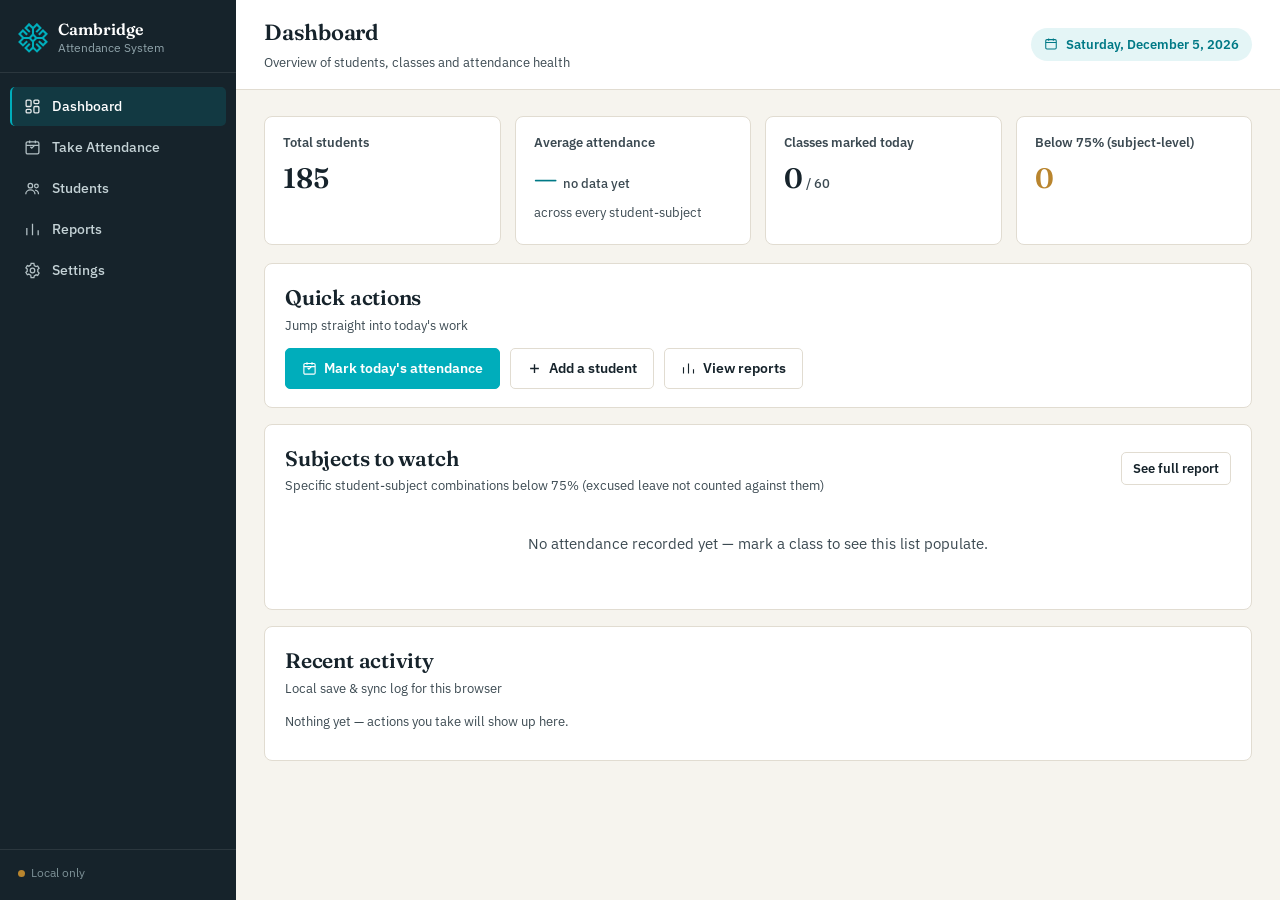
<file: index.html>
<!DOCTYPE html>
<html lang="en">
<head>
<meta charset="UTF-8">
<meta name="viewport" content="width=device-width, initial-scale=1.0">
<title>Dashboard · Cambridge Attendance</title>
<link rel="icon" href="assets/img/favicon.svg" type="image/svg+xml">
<link rel="stylesheet" href="assets/css/style.css">
</head>
<body>
<div id="app-shell"></div>
<script src="assets/js/core.js"></script>
<script src="assets/js/profile.js"></script>
<script src="assets/js/dashboard.js"></script>
</body>
</html>
</file>
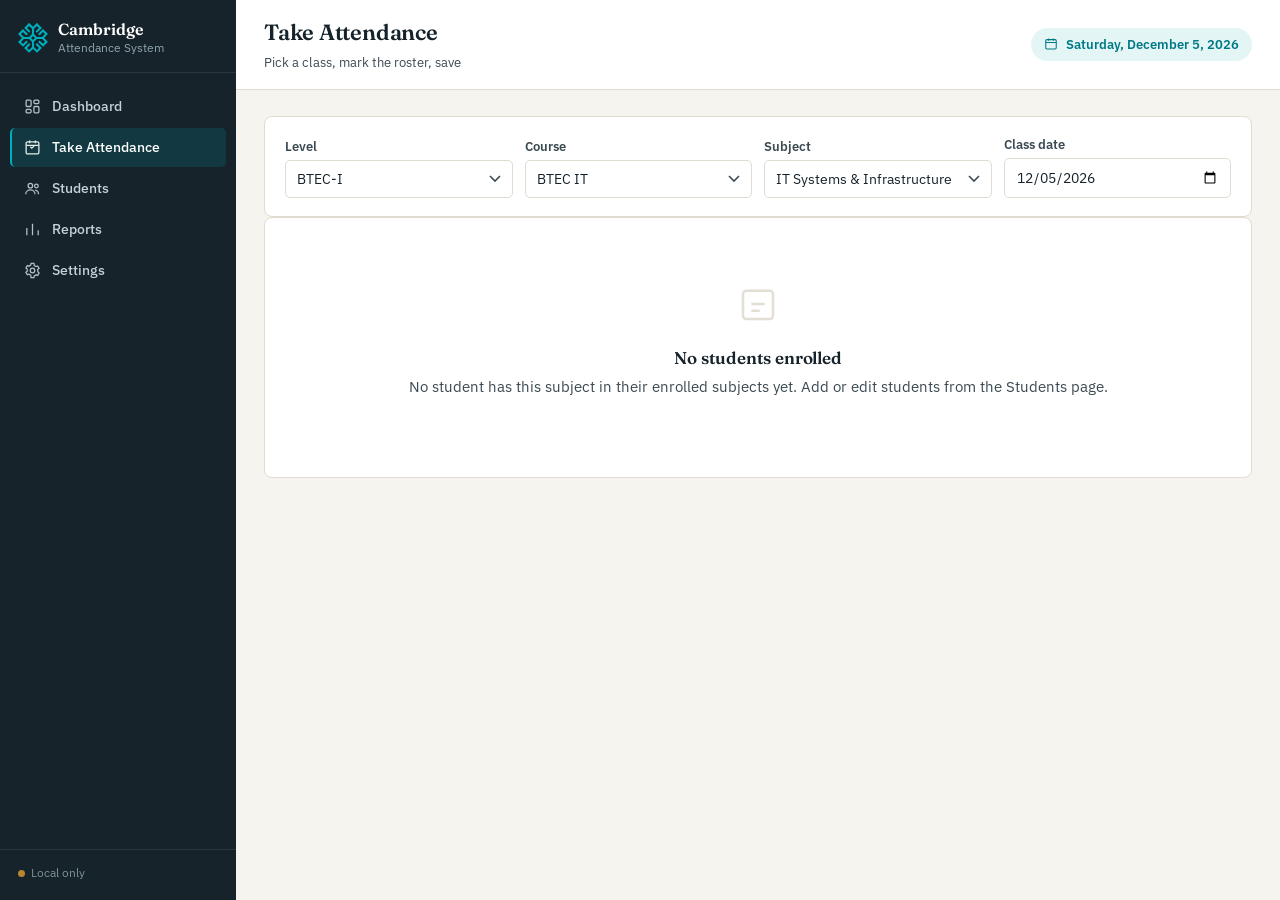
<file: attendance.html>
<!DOCTYPE html>
<html lang="en">
<head>
<meta charset="UTF-8">
<meta name="viewport" content="width=device-width, initial-scale=1.0">
<title>Take Attendance · Cambridge Attendance</title>
<link rel="icon" href="assets/img/favicon.svg" type="image/svg+xml">
<link rel="stylesheet" href="assets/css/style.css">
</head>
<body>
<div id="app-shell"></div>
<script src="assets/js/core.js"></script>
<script src="assets/js/profile.js"></script>
<script src="assets/js/attendance.js"></script>
</body>
</html>
</file>
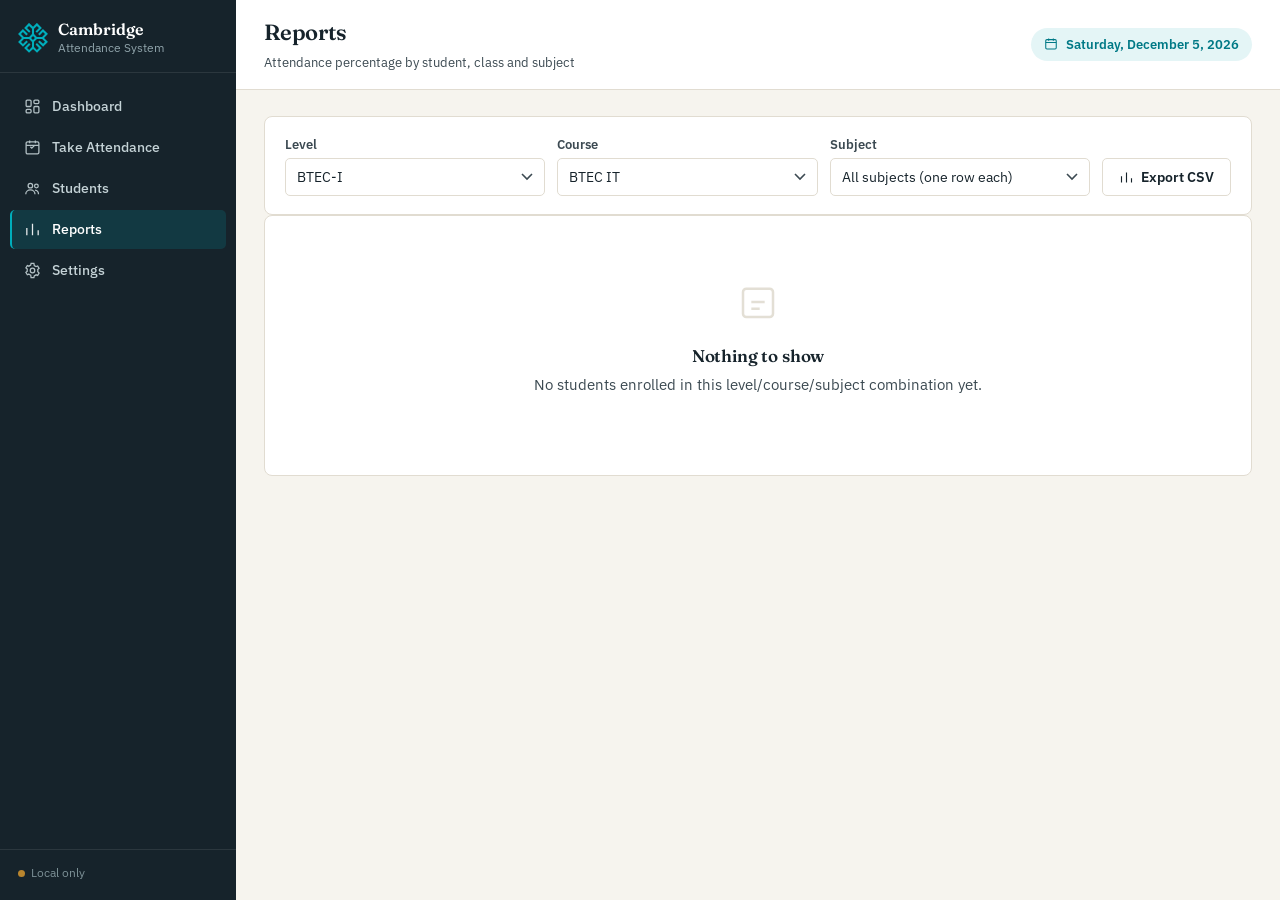
<file: reports.html>
<!DOCTYPE html>
<html lang="en">
<head>
<meta charset="UTF-8">
<meta name="viewport" content="width=device-width, initial-scale=1.0">
<title>Reports · Cambridge Attendance</title>
<link rel="icon" href="assets/img/favicon.svg" type="image/svg+xml">
<link rel="stylesheet" href="assets/css/style.css">
</head>
<body>
<div id="app-shell"></div>
<script src="assets/js/core.js"></script>
<script src="assets/js/profile.js"></script>
<script src="assets/js/reports.js"></script>
</body>
</html>
</file>
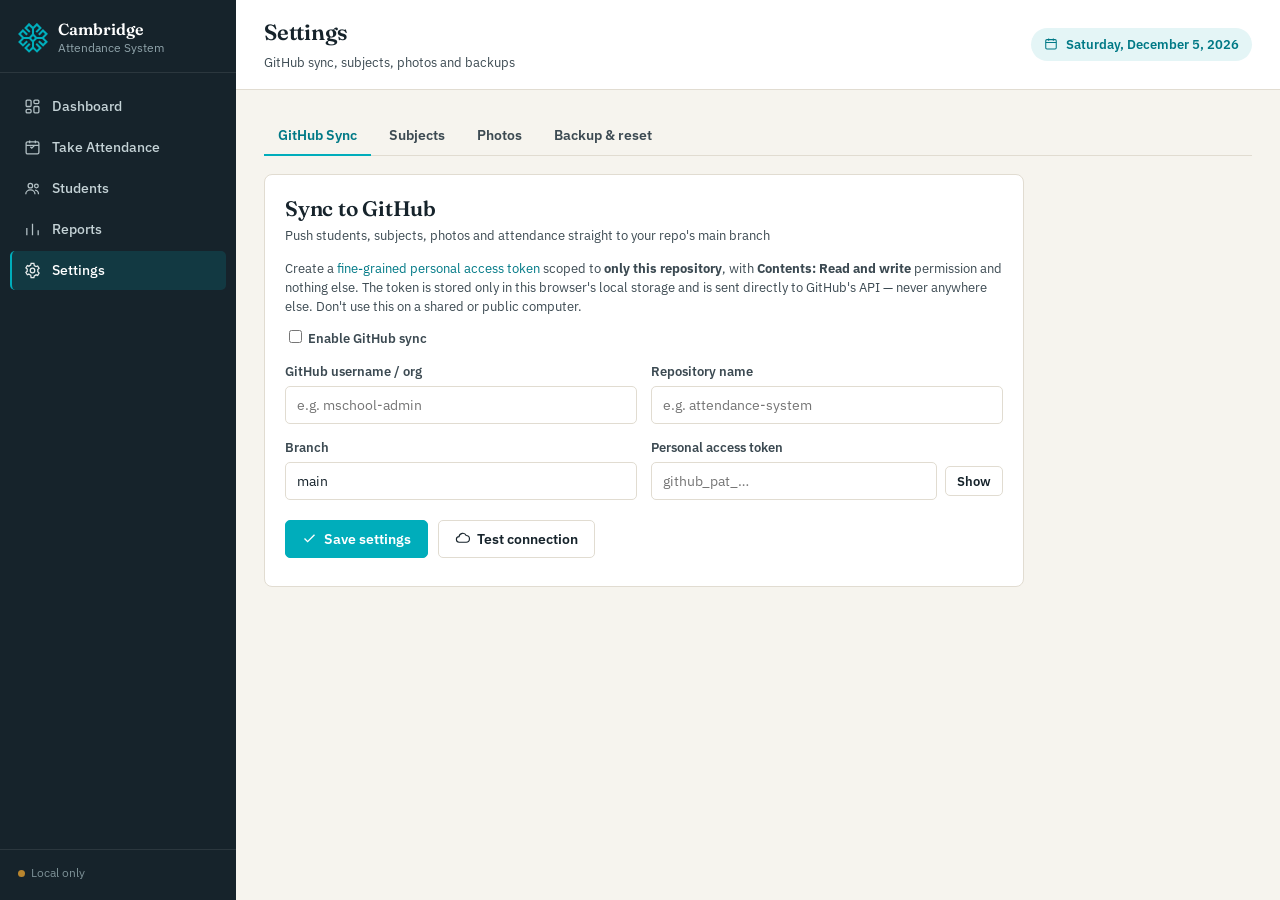
<file: settings.html>
<!DOCTYPE html>
<html lang="en">
<head>
<meta charset="UTF-8">
<meta name="viewport" content="width=device-width, initial-scale=1.0">
<title>Settings · Cambridge Attendance</title>
<link rel="icon" href="assets/img/favicon.svg" type="image/svg+xml">
<link rel="stylesheet" href="assets/css/style.css">
</head>
<body>
<div id="app-shell"></div>
<script src="assets/js/core.js"></script>
<script src="assets/js/settings.js"></script>
</body>
</html>
</file>
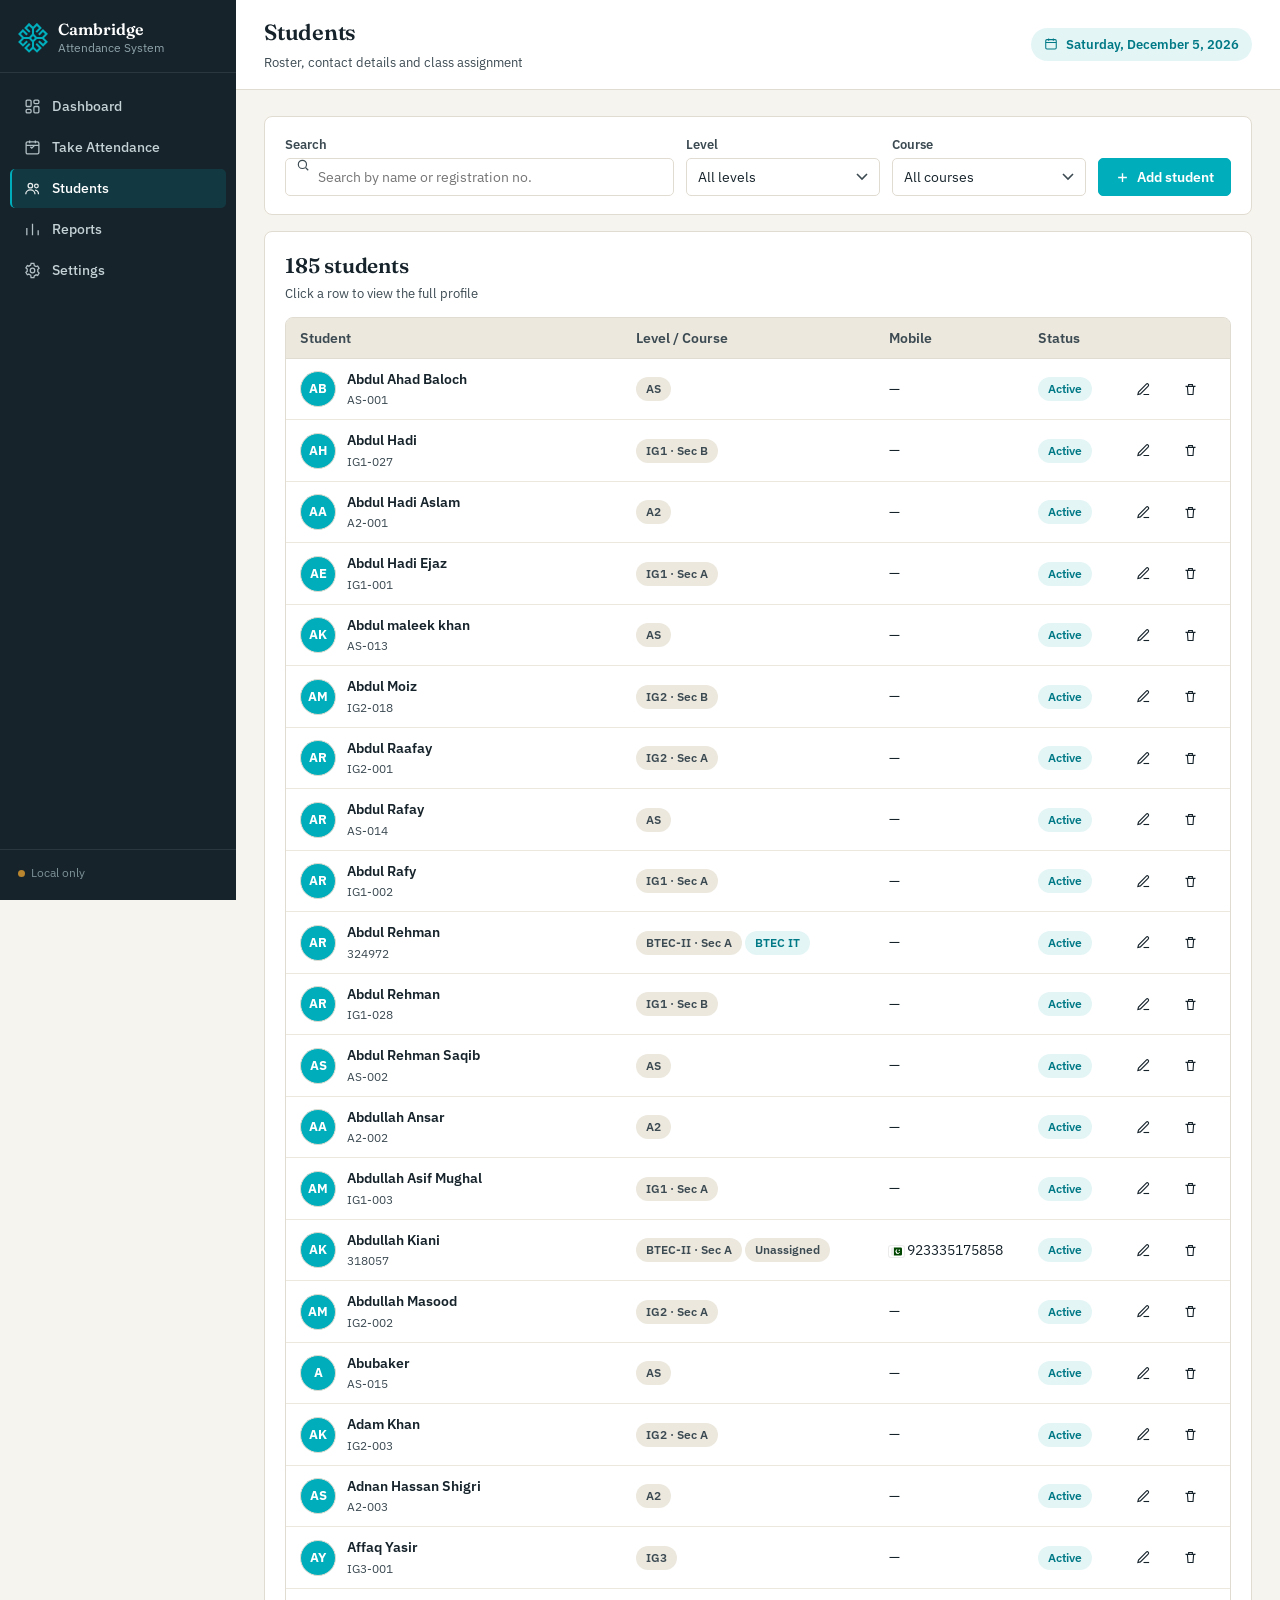
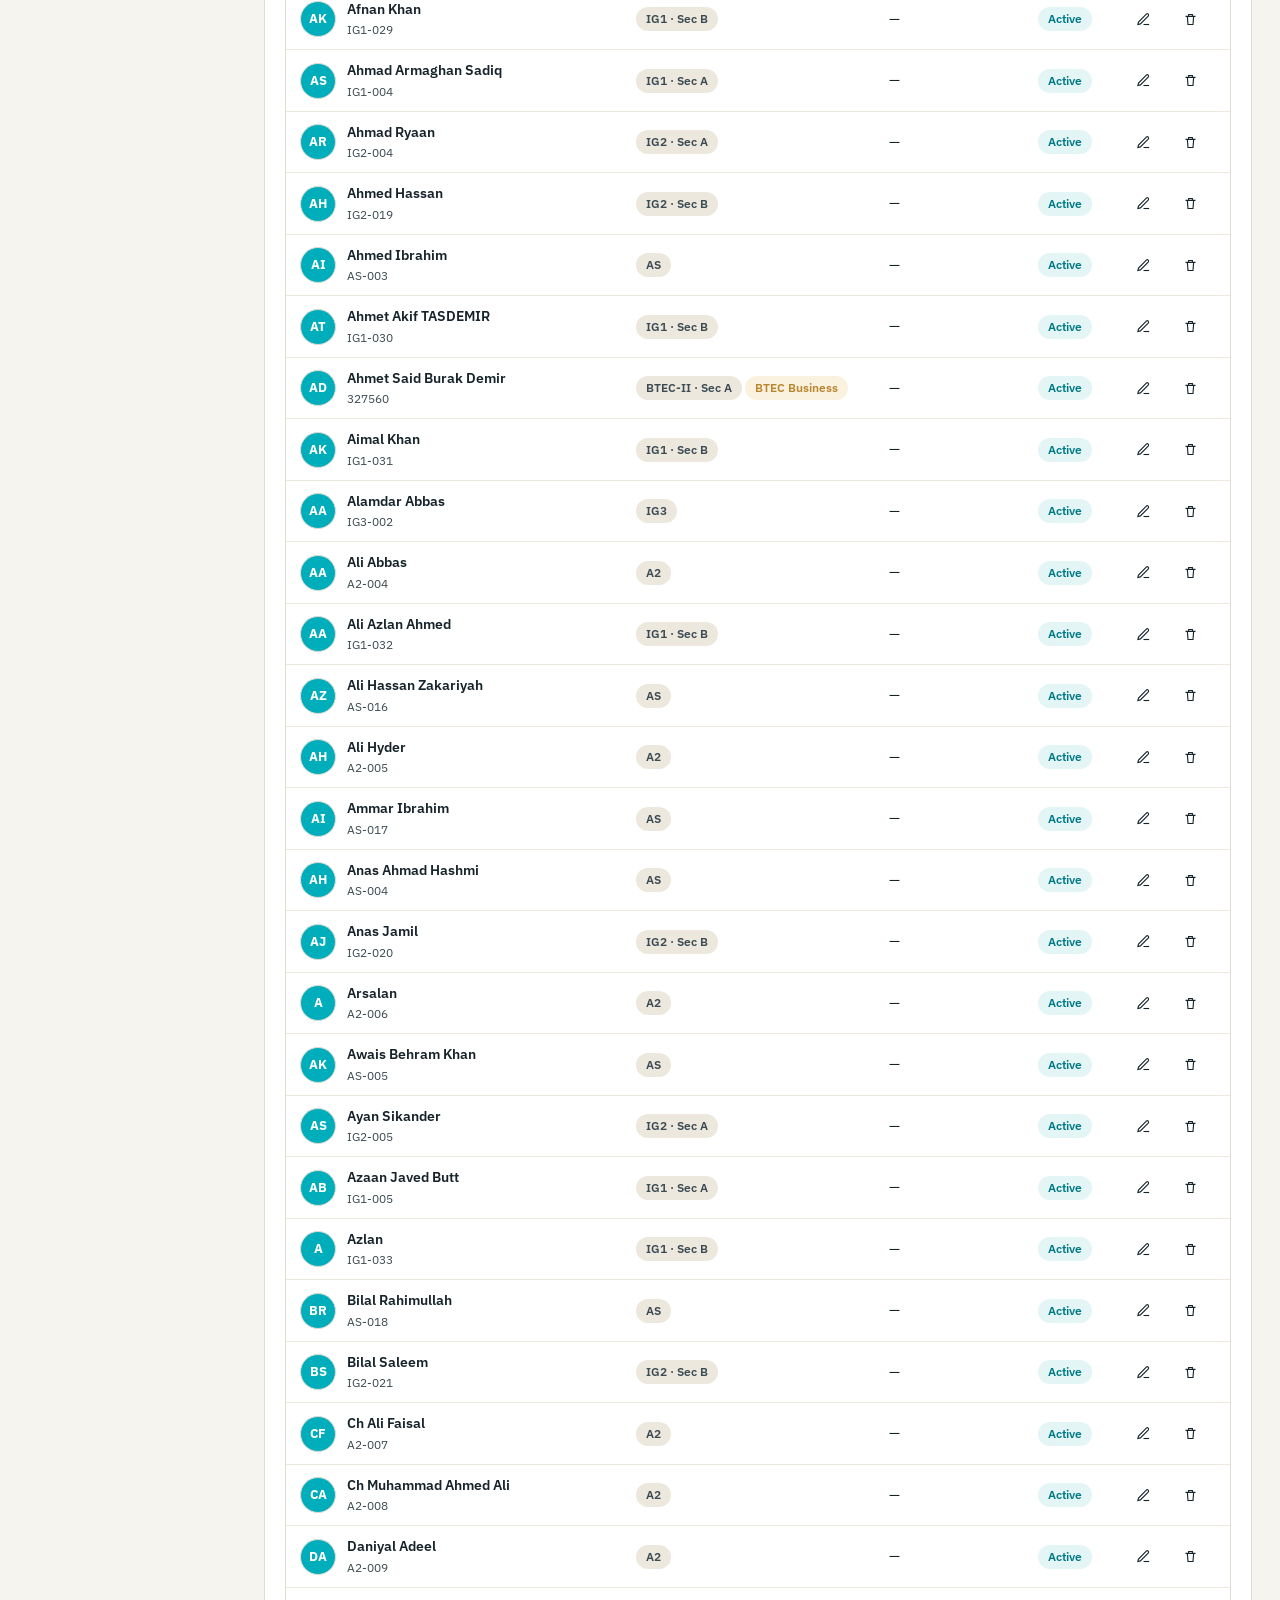
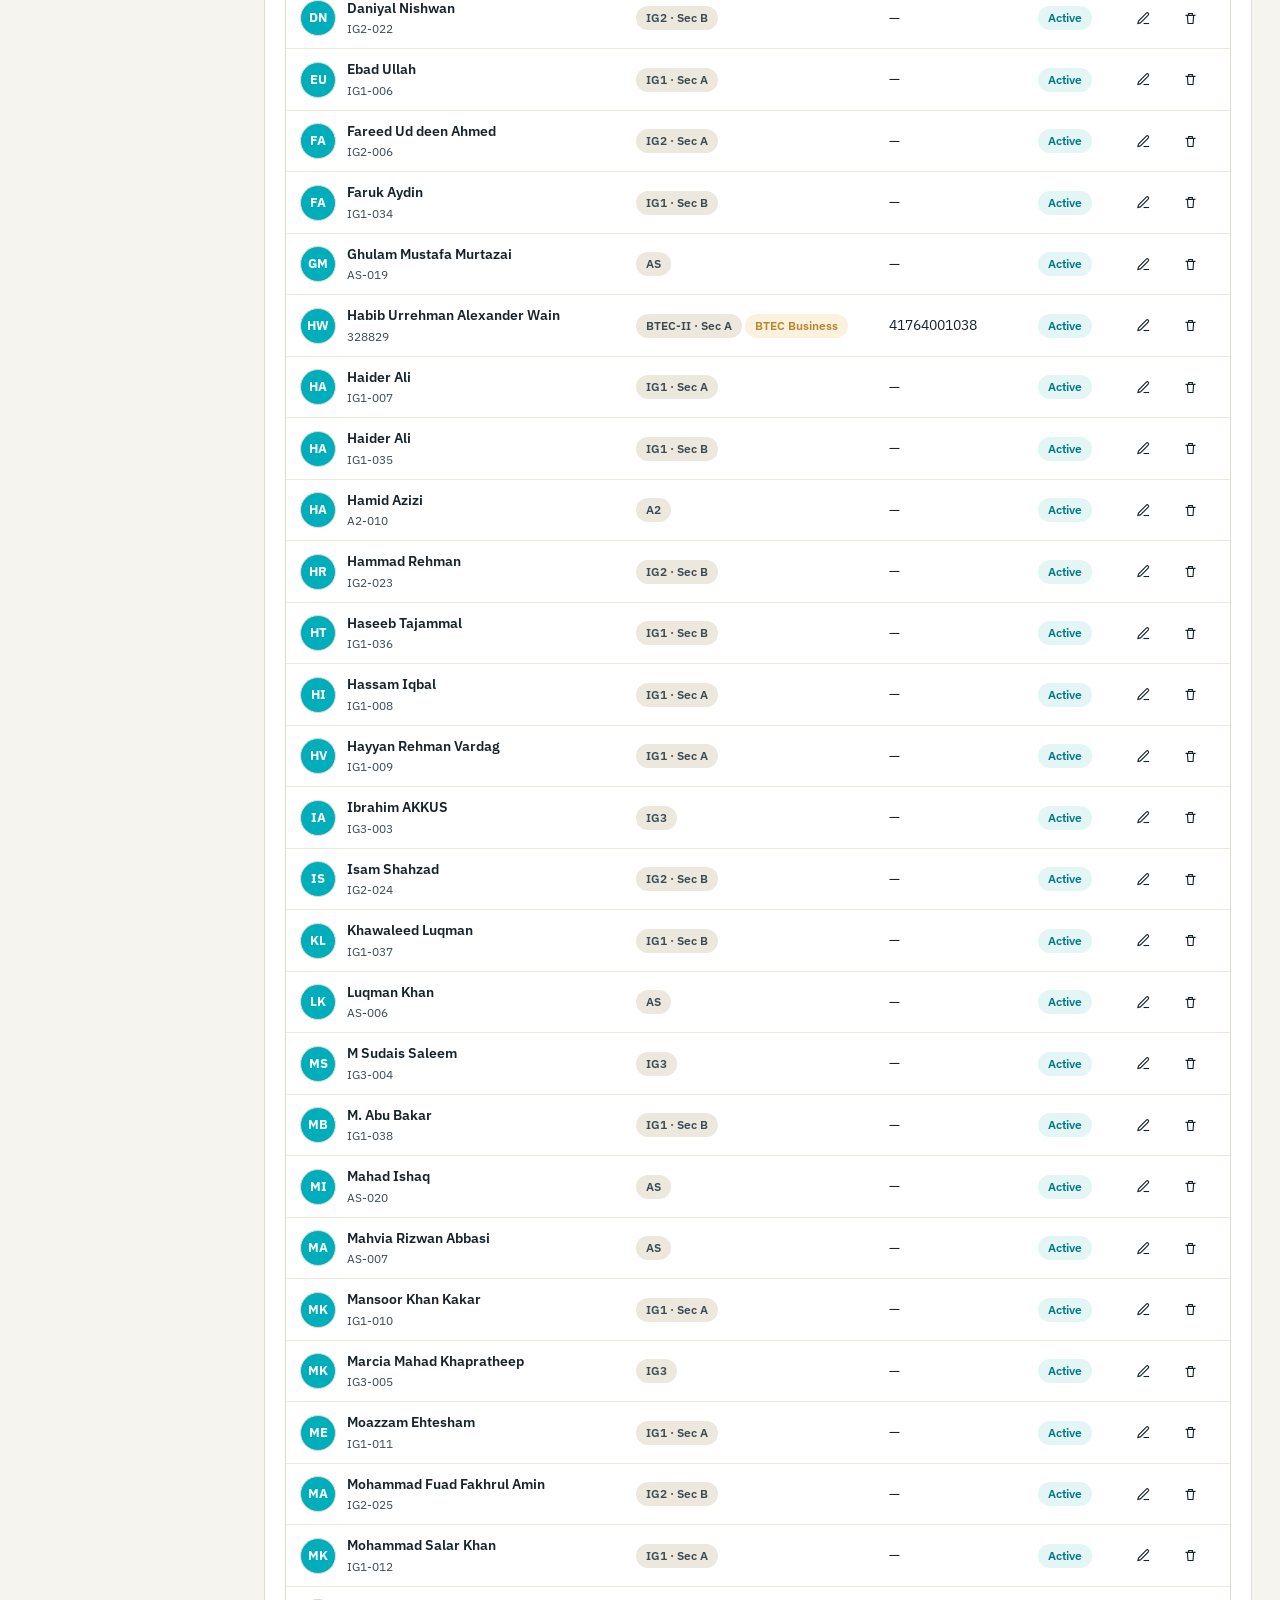
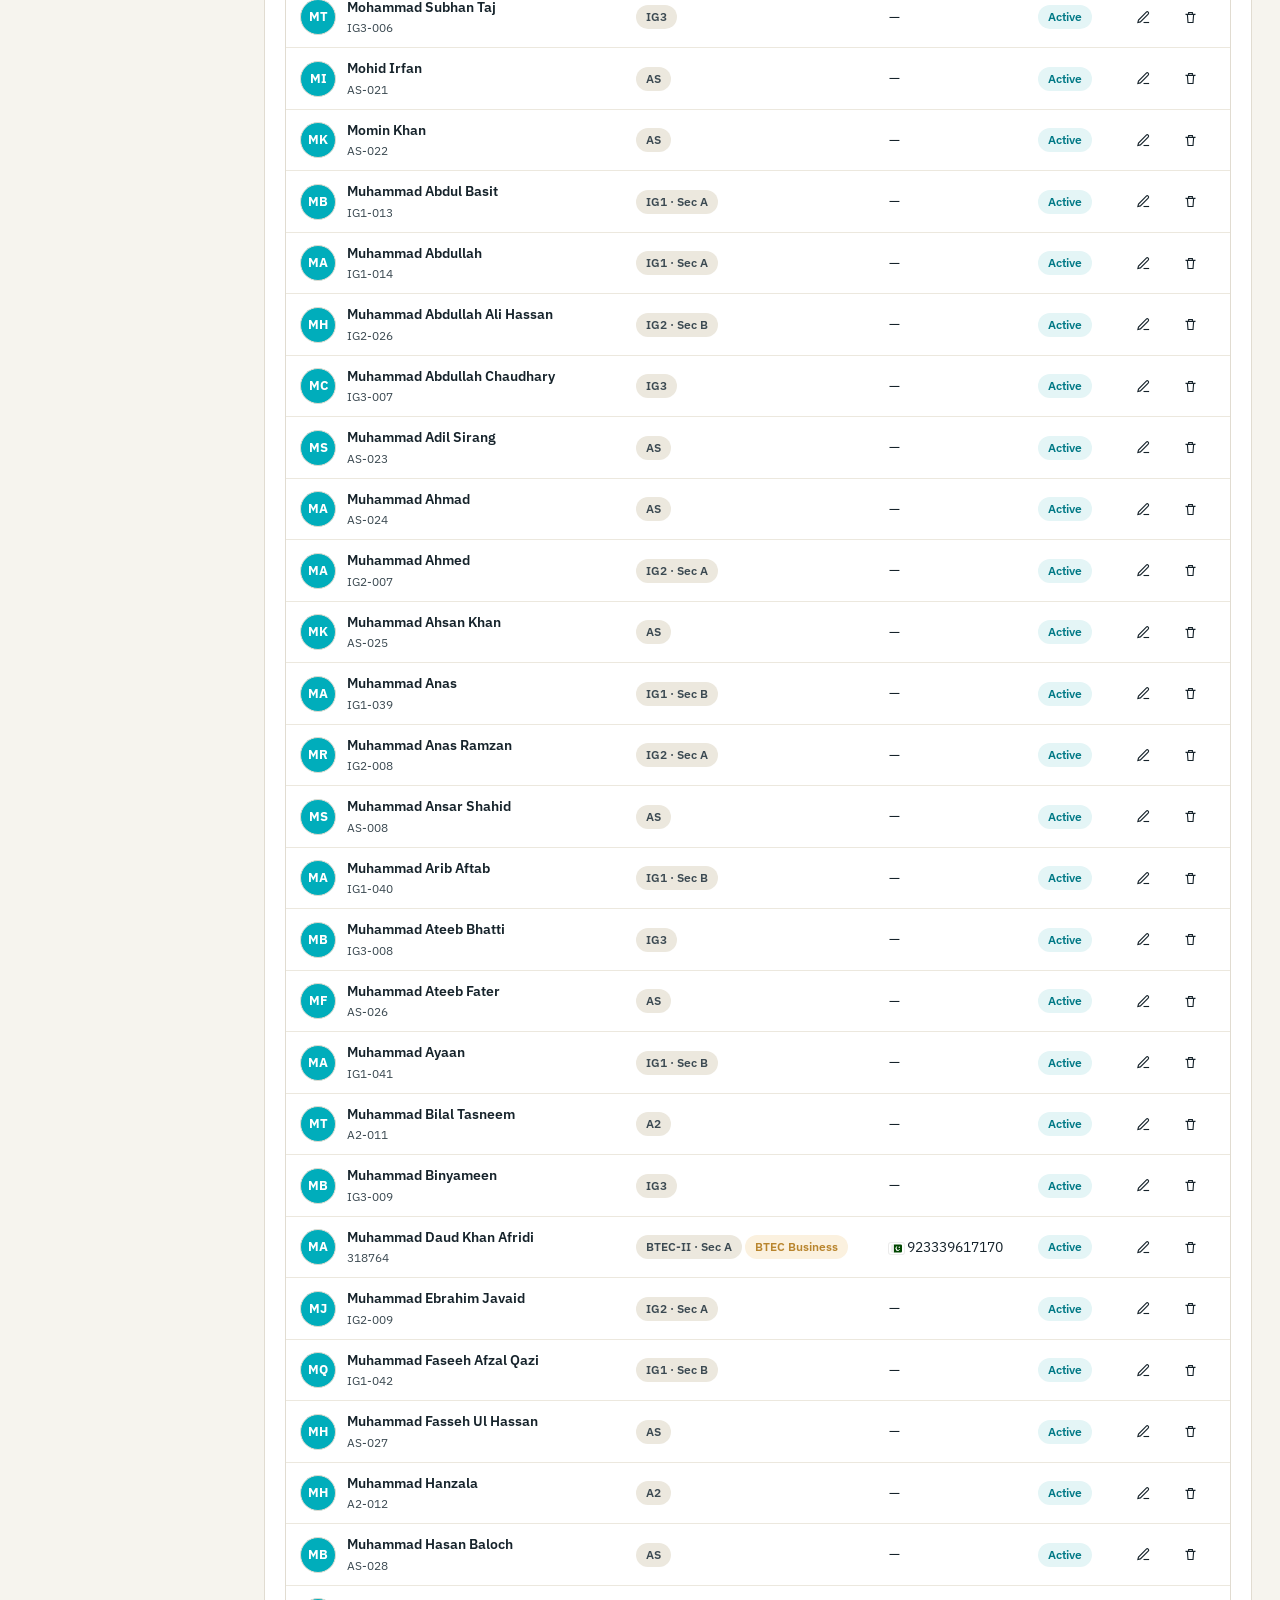
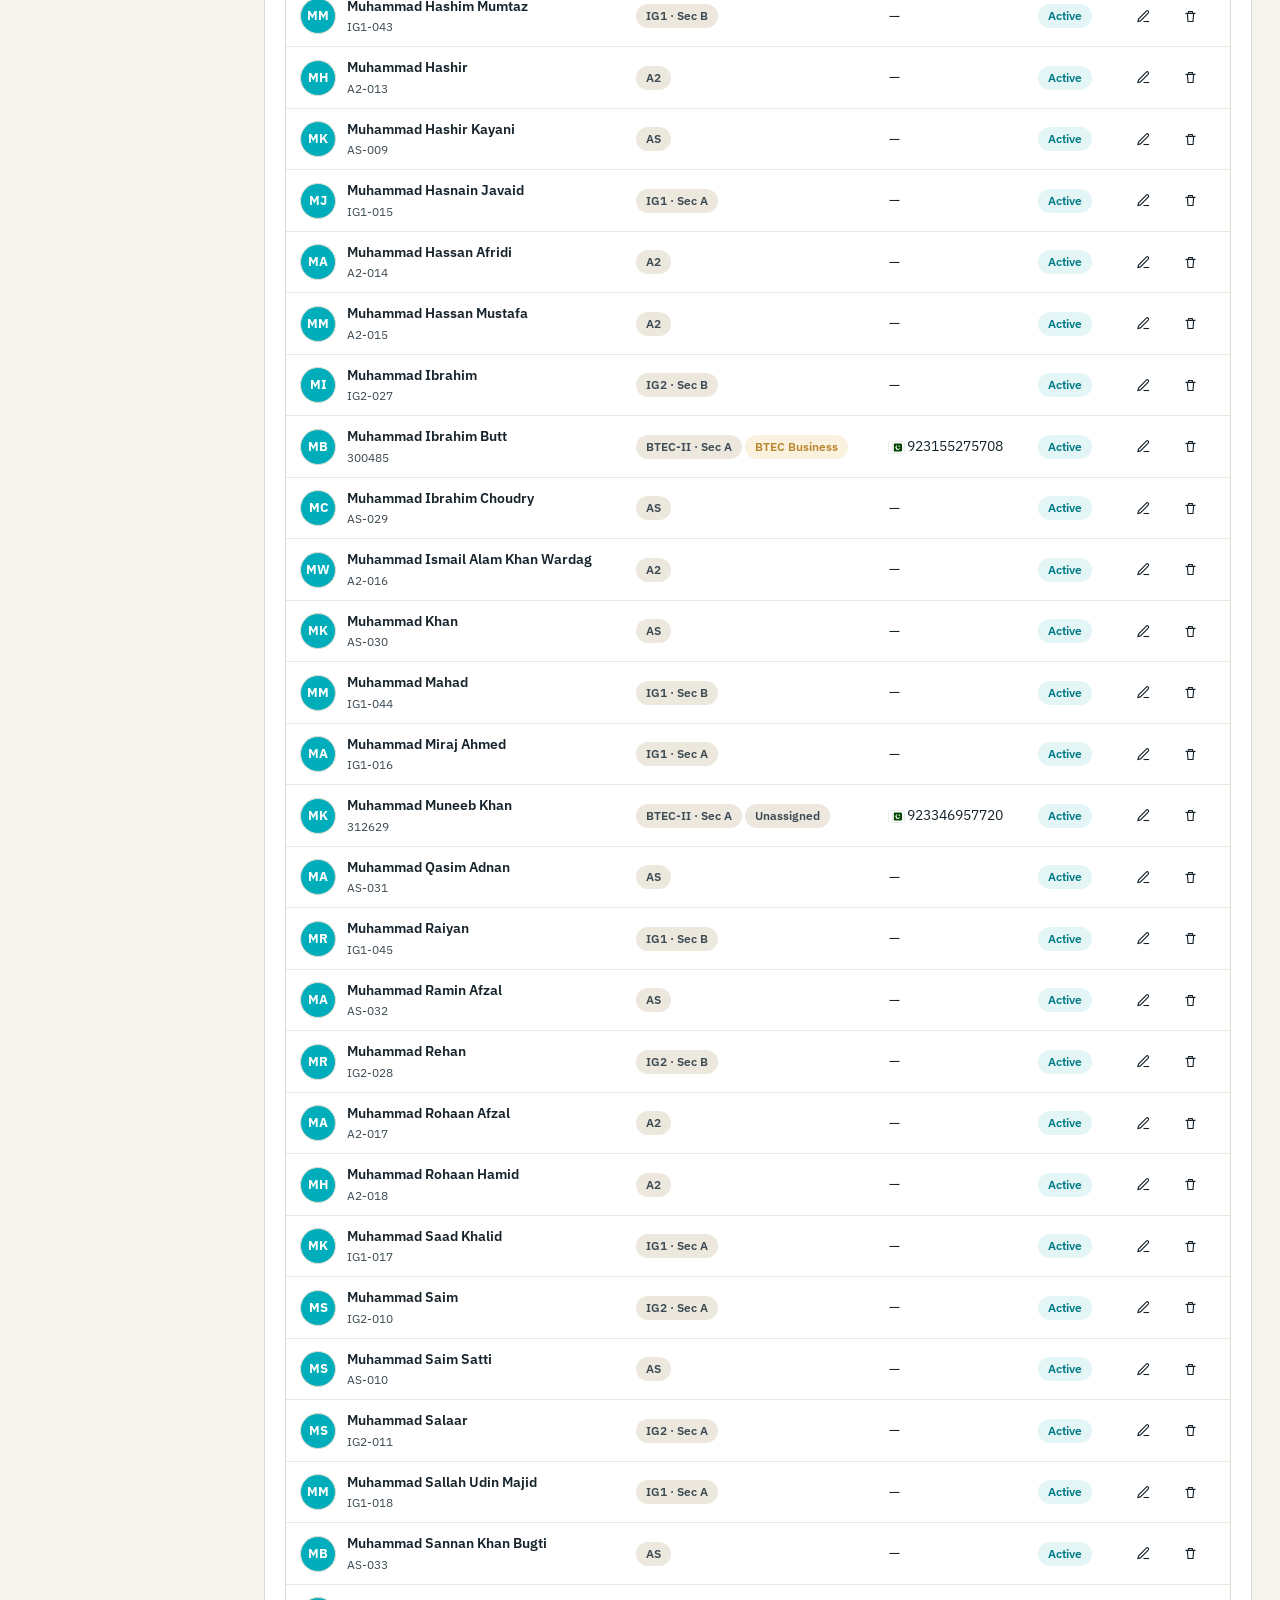
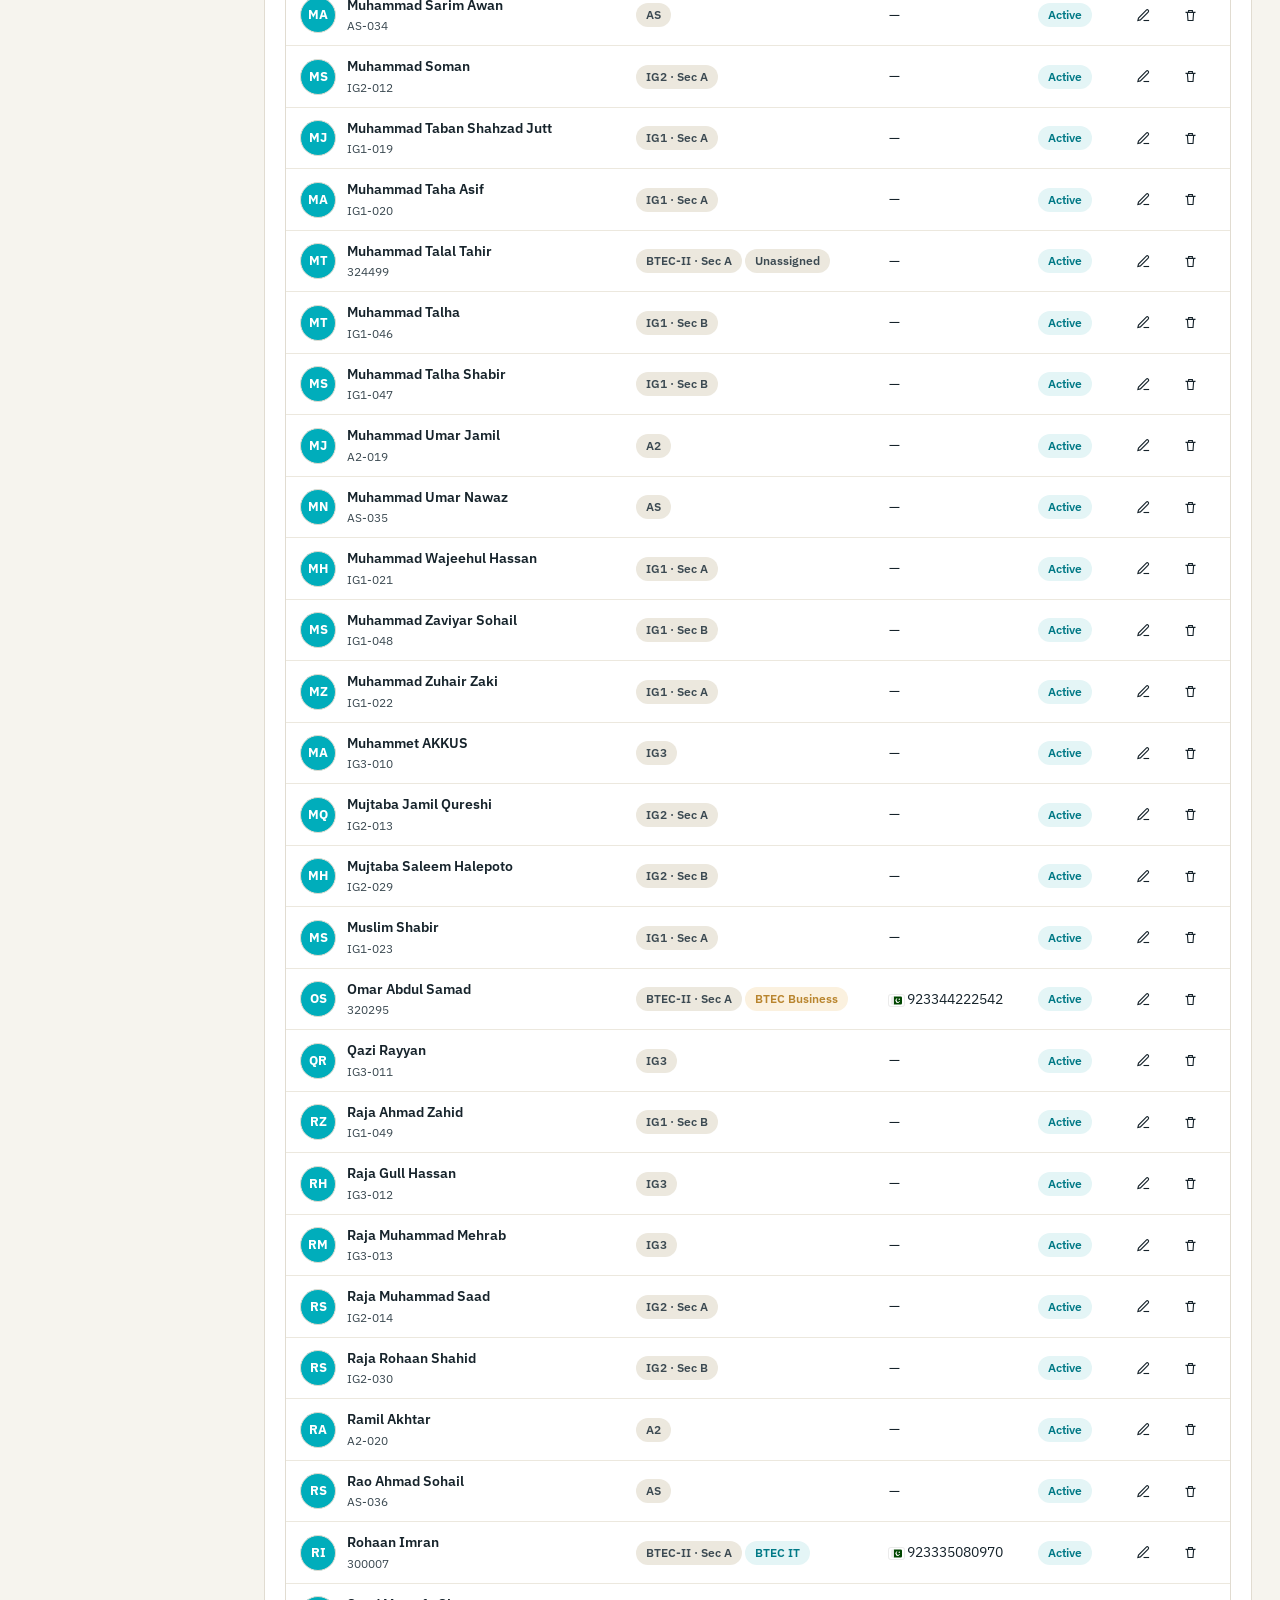
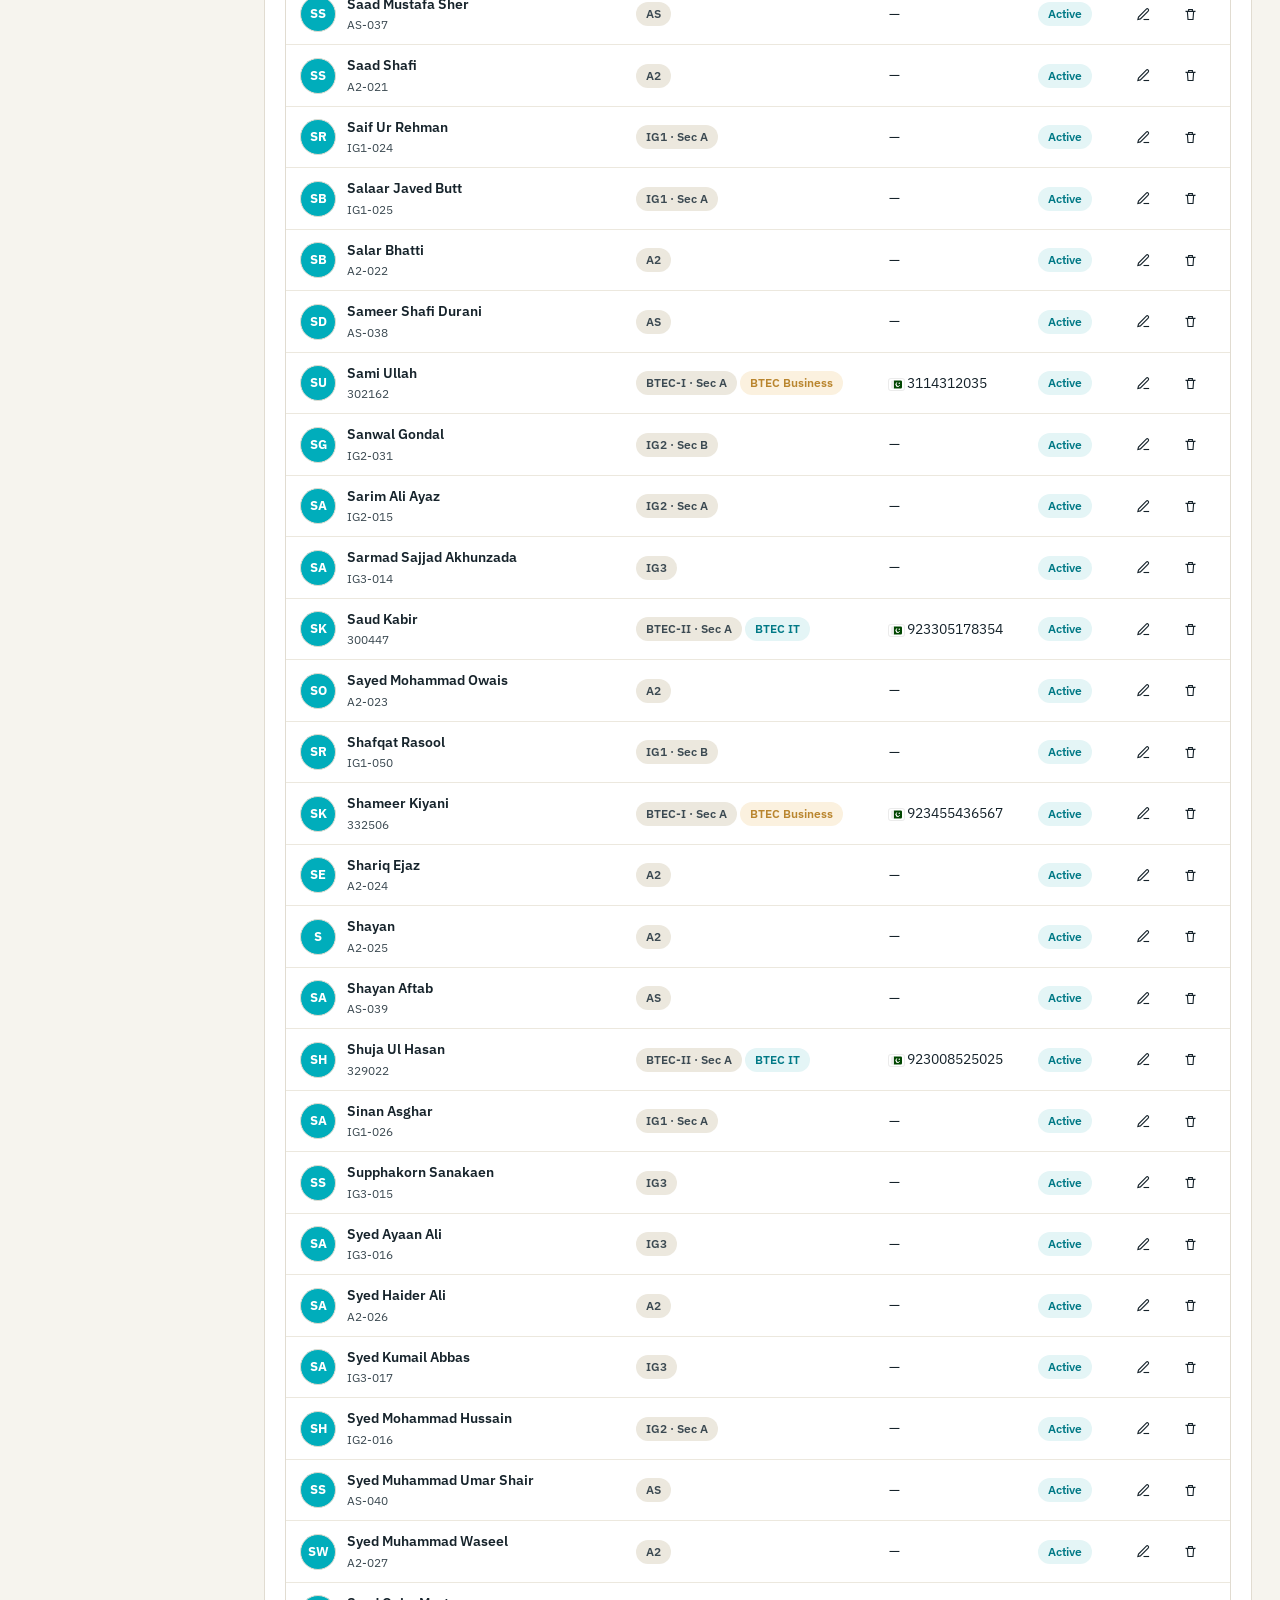
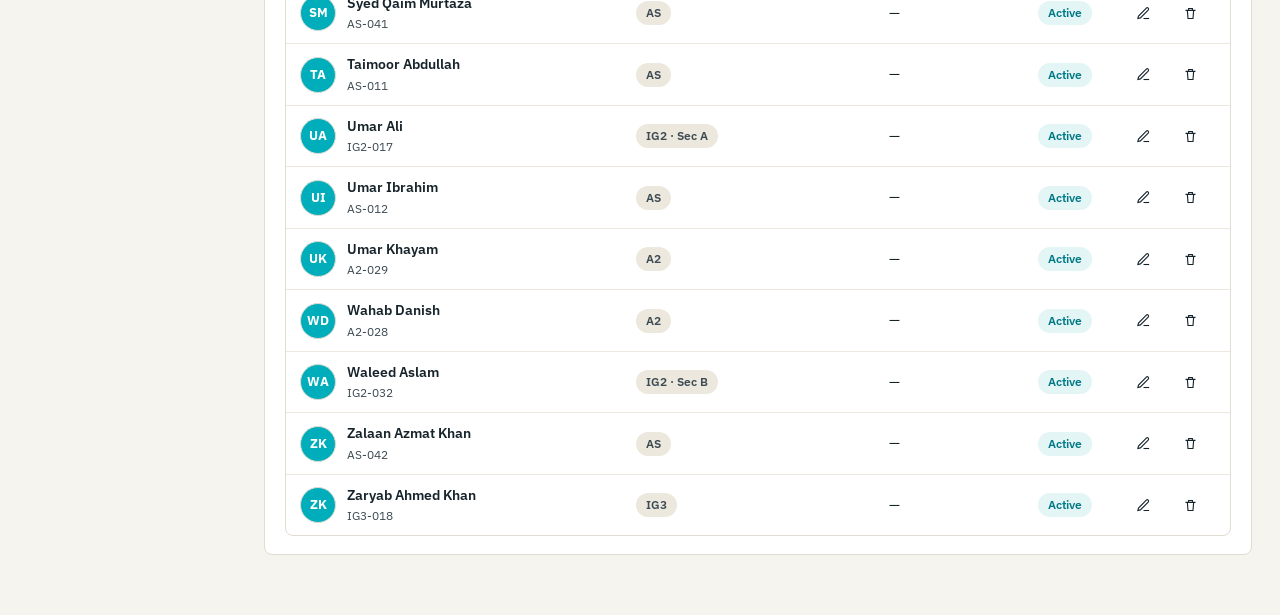
<file: students.html>
<!DOCTYPE html>
<html lang="en">
<head>
<meta charset="UTF-8">
<meta name="viewport" content="width=device-width, initial-scale=1.0">
<title>Students · Cambridge Attendance</title>
<link rel="icon" href="assets/img/favicon.svg" type="image/svg+xml">
<link rel="stylesheet" href="assets/css/style.css">
</head>
<body>
<div id="app-shell"></div>
<script src="assets/js/core.js"></script>
<script src="assets/js/profile.js"></script>
<script src="assets/js/students.js"></script>
</body>
</html>
</file>
<file: assets/css/style.css>
/* ==========================================================================
   Cambridge Attendance — Design System
   Palette drawn from the institution's teal mark; a paper/ink academic
   ground rather than a generic SaaS card kit.
   ========================================================================== */

@import url('https://fonts.googleapis.com/css2?family=Fraunces:opsz,wght@9..144,400;9..144,500;9..144,600;9..144,700&family=IBM+Plex+Sans:wght@400;500;600;700&family=IBM+Plex+Mono:wght@400;500&display=swap');

:root{
  /* --- Color --- */
  --ink:        #16232B;
  --ink-soft:   #3C4A52;
  --paper:      #F6F4EE;
  --surface:    #FFFFFF;
  --line:       #E1DCD1;
  --line-soft:  #ECE8DE;

  --teal:       #00ADBB;
  --teal-deep:  #007986;
  --teal-wash:  #E4F5F6;

  --gold:       #B9852E;
  --gold-wash:  #FBF1DF;

  --present:    #2F8F5B;
  --present-wash: #E7F5EC;
  --absent:     #C4453B;
  --absent-wash:  #FBEAE8;
  --leave:      #B9852E;
  --leave-wash:   #FBF1DF;
  --late:       #6C63B5;
  --late-wash:    #EEECF8;

  /* --- Type --- */
  --font-display: 'Fraunces', Georgia, serif;
  --font-body: 'IBM Plex Sans', -apple-system, BlinkMacSystemFont, 'Segoe UI', sans-serif;
  --font-mono: 'IBM Plex Mono', ui-monospace, monospace;

  /* --- Layout --- */
  --sidebar-w: 236px;
  --radius-s: 5px;
  --radius-m: 8px;
  --shadow-1: 0 1px 2px rgba(22,35,43,.06);
  --shadow-2: 0 6px 20px rgba(22,35,43,.10);
}

*,*::before,*::after{ box-sizing: border-box; }
html,body{ height:100%; }
body{
  margin:0;
  font-family: var(--font-body);
  background: var(--paper);
  color: var(--ink);
  font-size: 15px;
  line-height: 1.5;
  -webkit-font-smoothing: antialiased;
}
h1,h2,h3,h4{
  font-family: var(--font-display);
  font-weight: 600;
  color: var(--ink);
  margin: 0 0 4px;
  letter-spacing: -0.01em;
}
h1{ font-size: 28px; }
h2{ font-size: 21px; }
h3{ font-size: 17px; }
p{ margin: 0 0 12px; color: var(--ink-soft); }
a{ color: var(--teal-deep); text-decoration: none; }
a:hover{ text-decoration: underline; }
button{ font-family: inherit; }
::selection{ background: var(--teal); color: #fff; }

:focus-visible{
  outline: 2px solid var(--teal);
  outline-offset: 2px;
}

/* ---------- App shell ---------- */
#app-shell{ display:flex; min-height:100vh; }

.sidebar{
  width: var(--sidebar-w);
  flex-shrink: 0;
  background: var(--ink);
  color: #DCE6E9;
  display:flex;
  flex-direction: column;
  position: sticky;
  top: 0;
  height: 100vh;
}
.sidebar__brand{
  display:flex;
  align-items:center;
  gap:10px;
  padding: 20px 18px 16px;
  border-bottom: 1px solid rgba(255,255,255,.09);
}
.sidebar__brand img{ width: 30px; height: 30px; flex-shrink:0; }
.sidebar__brand-text{ line-height:1.15; }
.sidebar__brand-text strong{
  display:block;
  font-family: var(--font-display);
  font-size: 16px;
  color: #fff;
  font-weight:600;
}
.sidebar__brand-text span{ font-size: 11.5px; color: #8FA3AA; }

.sidebar__nav{ flex:1; padding: 14px 10px; display:flex; flex-direction:column; gap:2px; }
.sidebar__link{
  display:flex; align-items:center; gap:11px;
  padding: 9px 12px;
  border-radius: var(--radius-s);
  color: #C4D2D6;
  font-size: 14px;
  font-weight: 500;
  cursor:pointer;
  border-left: 2px solid transparent;
}
.sidebar__link svg{ width:17px; height:17px; flex-shrink:0; opacity:.9; }
.sidebar__link:hover{ background: rgba(255,255,255,.06); color:#fff; text-decoration:none; }
.sidebar__link.active{
  background: rgba(0,173,187,.16);
  color:#fff;
  border-left-color: var(--teal);
}
.sidebar__foot{
  padding: 14px 18px 18px;
  border-top: 1px solid rgba(255,255,255,.09);
  font-size: 12px;
  color: #7C9096;
}
.sidebar__foot .sync-dot{ display:inline-block; width:7px; height:7px; border-radius:50%; background:#5B6B70; margin-right:6px; }
.sidebar__foot .sync-dot.on{ background: var(--present); }
.sidebar__foot .sync-dot.off{ background: var(--gold); }

.main{ flex:1; min-width:0; display:flex; flex-direction:column; }

.topbar{
  display:flex; align-items:center; justify-content:space-between;
  padding: 16px 28px;
  background: var(--surface);
  border-bottom: 1px solid var(--line);
  position: sticky; top:0; z-index: 20;
}
.topbar__title{ display:flex; flex-direction:column; }
.topbar__title h1{ font-size: 22px; }
.topbar__meta{ font-size: 13px; color:var(--ink-soft); display:flex; align-items:center; gap:8px;}
.topbar__right{ display:flex; align-items:center; gap:14px; }
.today-chip{
  display:flex; align-items:center; gap:8px;
  background: var(--teal-wash); color: var(--teal-deep);
  padding: 7px 13px; border-radius: 999px;
  font-size: 13px; font-weight:600;
}
.today-chip svg{ width:14px; height:14px; }

.page{ padding: 26px 28px 60px; max-width: 1180px; }
.page-narrow{ max-width: 760px; }

/* ---------- Buttons ---------- */
.btn{
  display:inline-flex; align-items:center; justify-content:center; gap:7px;
  font-size: 13.5px; font-weight:600;
  padding: 9px 16px;
  border-radius: var(--radius-s);
  border: 1px solid var(--line);
  background: var(--surface);
  color: var(--ink);
  cursor:pointer;
  transition: border-color .12s, background .12s;
  white-space: nowrap;
}
.btn:hover{ border-color: var(--ink-soft); text-decoration:none; }
.btn svg{ width:15px; height:15px; }
.btn-primary{ background: var(--teal); border-color: var(--teal); color:#fff; }
.btn-primary:hover{ background: var(--teal-deep); border-color: var(--teal-deep); }
.btn-ghost{ border-color: transparent; background: transparent; }
.btn-ghost:hover{ background: var(--line-soft); }
.btn-danger{ color: var(--absent); border-color: var(--absent-wash); }
.btn-danger:hover{ background: var(--absent-wash); border-color: var(--absent); }
.btn-sm{ padding: 6px 11px; font-size: 12.5px; }
.btn-block{ width:100%; }
.btn[disabled]{ opacity:.5; cursor:not-allowed; }

/* ---------- Cards ---------- */
.card{
  background: var(--surface);
  border: 1px solid var(--line);
  border-radius: var(--radius-m);
  padding: 18px 20px;
}
.card + .card{ margin-top: 16px; }
.card__head{ display:flex; align-items:center; justify-content:space-between; margin-bottom: 14px; }
.card__head h2, .card__head h3{ margin:0; }
.card__sub{ font-size: 12.5px; color: var(--ink-soft); margin-top:2px; }

.stat-row{ display:grid; grid-template-columns: repeat(4,1fr); gap: 14px; margin-bottom: 18px; }
.stat{
  background: var(--surface); border:1px solid var(--line); border-radius: var(--radius-m);
  padding: 16px 18px;
}
.stat__label{ font-size: 12.5px; color: var(--ink-soft); font-weight:600; margin-bottom:6px; }
.stat__value{ font-family: var(--font-display); font-size: 28px; font-weight:600; }
.stat__value small{ font-family: var(--font-body); font-size: 13px; color:var(--ink-soft); font-weight:500; }
.stat--accent .stat__value{ color: var(--teal-deep); }
.stat--warn .stat__value{ color: var(--gold); }

/* ---------- Form controls ---------- */
label{ display:block; font-size: 12.5px; font-weight:600; color: var(--ink-soft); margin-bottom:5px; }
.field{ margin-bottom: 14px; }
.field-row{ display:grid; gap:14px; }
.field-row.cols-2{ grid-template-columns: 1fr 1fr; }
.field-row.cols-3{ grid-template-columns: 1fr 1fr 1fr; }

input[type=text],input[type=date],input[type=tel],input[type=password],
input[type=number],input[type=url],select,textarea{
  width:100%;
  font-family: inherit;
  font-size: 14px;
  padding: 9px 11px;
  border: 1px solid var(--line);
  border-radius: var(--radius-s);
  background: var(--surface);
  color: var(--ink);
}
select{ appearance:none; background-image: url("data:image/svg+xml,%3Csvg xmlns='http://www.w3.org/2000/svg' width='12' height='8'%3E%3Cpath d='M1 1l5 5 5-5' stroke='%233C4A52' stroke-width='1.6' fill='none' fill-rule='evenodd'/%3E%3C/svg%3E"); background-repeat:no-repeat; background-position: right 11px center; padding-right: 30px; }
textarea{ resize: vertical; min-height: 70px; }
input:focus,select:focus,textarea:focus{ border-color: var(--teal); outline: none; box-shadow: 0 0 0 3px rgba(0,173,187,.15); }
.hint{ font-size: 12px; color: var(--ink-soft); margin-top:4px; font-weight:400; }
.control-row{ display:flex; align-items:flex-end; gap:12px; flex-wrap:wrap; }
.control-row .field{ margin-bottom:0; min-width: 180px; flex:1; }

.checkbox-grid{
  display:grid; grid-template-columns: repeat(2, 1fr); gap:8px 14px;
  border:1px solid var(--line); border-radius: var(--radius-s); padding:12px;
  background: var(--paper); max-height: 220px; overflow-y:auto;
}
.checkbox-item{
  display:flex; align-items:center; gap:8px; font-size:13.5px; font-weight:500;
  color: var(--ink); margin:0; cursor:pointer;
}
.checkbox-item input[type=checkbox]{ width:15px; height:15px; accent-color: var(--teal); flex-shrink:0; }
@media (max-width: 520px){
  .checkbox-grid{ grid-template-columns: 1fr; }
}

/* ---------- Tables ---------- */
.table-wrap{ overflow-x:auto; border:1px solid var(--line); border-radius: var(--radius-m); background:var(--surface); }
table{ width:100%; border-collapse: collapse; font-size: 13.5px; }
thead th{
  text-align:left; font-weight:600; color: var(--ink-soft);
  padding: 10px 14px; border-bottom: 1px solid var(--line);
  background: var(--line-soft); white-space:nowrap;
  position: sticky; top:0;
}
tbody td{ padding: 10px 14px; border-bottom: 1px solid var(--line-soft); vertical-align:middle; }
tbody tr:last-child td{ border-bottom:none; }
tbody tr:hover{ background: var(--teal-wash); }
.row-link{ cursor:pointer; }
th.num, td.num{ text-align:right; font-variant-numeric: tabular-nums; }

/* ---------- Pills / badges ---------- */
.pill{
  display:inline-flex; align-items:center; gap:5px;
  font-size: 12px; font-weight:600; padding: 3px 10px; border-radius: 999px;
}
.pill-it{ background: var(--teal-wash); color: var(--teal-deep); }
.pill-bus{ background: var(--gold-wash); color: var(--gold); }
.pill-unassigned{ background: var(--line-soft); color: var(--ink-soft); }
.pill-level{ background: var(--line-soft); color: var(--ink-soft); font-weight:600; }

.pct{ font-weight:700; font-variant-numeric: tabular-nums; }
.pct.low{ color: var(--absent); }
.pct.mid{ color: var(--gold); }
.pct.high{ color: var(--present); }

.bar{ width:74px; height:6px; border-radius:3px; background: var(--line-soft); overflow:hidden; display:inline-block; vertical-align:middle; }
.bar__fill{ display:block; height:100%; border-radius:3px; }
.bar__fill.low{ background: var(--absent); }
.bar__fill.mid{ background: var(--gold); }
.bar__fill.high{ background: var(--present); }

/* ---------- Avatars ---------- */
.avatar{
  width:36px; height:36px; border-radius:50%;
  display:inline-flex; align-items:center; justify-content:center;
  background: var(--teal); color:#fff; font-weight:700; font-size:13px;
  flex-shrink:0; overflow:hidden; object-fit:cover; border: 1px solid var(--line);
}
.avatar-lg{ width:76px; height:76px; font-size:24px; }
.person-cell{ display:flex; align-items:center; gap:11px; }
.person-cell .who strong{ display:block; font-weight:600; }
.person-cell .who span{ font-size:12px; color: var(--ink-soft); }

.flag-icon{ width:15px; height:11px; border-radius:2px; box-shadow: 0 0 0 1px rgba(0,0,0,.08); vertical-align:middle; }

/* ---------- Attendance marking pills ---------- */
.mark-group{ display:inline-flex; border:1px solid var(--line); border-radius:999px; overflow:hidden; }
.mark-btn{
  border:none; background: var(--surface); padding: 6px 13px; font-size:12.5px; font-weight:700;
  cursor:pointer; color: var(--ink-soft); border-right: 1px solid var(--line);
}
.mark-btn:last-child{ border-right:none; }
.mark-btn.p.active{ background: var(--present); color:#fff; }
.mark-btn.a.active{ background: var(--absent); color:#fff; }
.mark-btn.l.active{ background: var(--leave); color:#fff; }
.mark-btn.t.active{ background: var(--late); color:#fff; }

/* ---------- Empty state ---------- */
.empty{
  text-align:center; padding: 48px 20px; color: var(--ink-soft);
}
.empty h3{ margin-bottom:6px; color:var(--ink); }
.empty svg{ width:40px; height:40px; margin-bottom:14px; color: var(--line); opacity: .9; }

/* ---------- Toast ---------- */
#toast-host{ position: fixed; bottom: 22px; right: 22px; display:flex; flex-direction:column; gap:8px; z-index: 200; }
.toast{
  background: var(--ink); color:#fff; padding: 11px 16px; border-radius: var(--radius-s);
  font-size: 13.5px; box-shadow: var(--shadow-2); display:flex; align-items:center; gap:9px;
  min-width: 220px; animation: toast-in .18s ease-out;
}
.toast.ok{ border-left: 3px solid var(--present); }
.toast.err{ border-left: 3px solid var(--absent); }
.toast.info{ border-left: 3px solid var(--teal); }
@keyframes toast-in{ from{ opacity:0; transform: translateY(6px);} to{ opacity:1; transform:none; } }

/* ---------- Modal ---------- */
.modal-backdrop{
  position: fixed; inset:0; background: rgba(22,35,43,.45);
  display:flex; align-items:flex-start; justify-content:center;
  padding: 44px 16px; z-index: 100; overflow-y:auto;
}
.modal{
  background: var(--surface); border-radius: var(--radius-m); width: 100%; max-width: 640px;
  box-shadow: var(--shadow-2); animation: modal-in .15s ease-out;
}
@keyframes modal-in{ from{ opacity:0; transform: translateY(8px);} to{opacity:1; transform:none;} }
.modal__head{ display:flex; align-items:center; justify-content:space-between; padding: 18px 22px; border-bottom:1px solid var(--line); }
.modal__body{ padding: 22px; max-height: 70vh; overflow-y:auto; }
.modal__foot{ display:flex; justify-content:flex-end; gap:10px; padding: 16px 22px; border-top:1px solid var(--line); }
.modal-close{ background:none; border:none; cursor:pointer; color: var(--ink-soft); padding:4px; }

/* ---------- Profile ---------- */
.profile-head{ display:flex; gap:18px; align-items:center; margin-bottom: 18px; }
.profile-grid{ display:grid; grid-template-columns: 1fr 1fr; gap: 12px 24px; }
.profile-grid .item span{ display:block; font-size:11.5px; font-weight:600; color: var(--ink-soft); margin-bottom:2px; }
.profile-grid .item strong{ font-size:14px; font-weight:500; }
.divider{ height:1px; background: var(--line); margin: 18px 0; }

/* ---------- Utility ---------- */
.flex{ display:flex; align-items:center; }
.gap-8{ gap:8px; } .gap-10{ gap:10px; } .gap-14{ gap:14px; }
.space-between{ justify-content:space-between; }
.wrap{ flex-wrap:wrap; }
.mt-0{ margin-top:0; } .mb-0{ margin-bottom:0; }
.muted{ color: var(--ink-soft); }
.small{ font-size:12.5px; }
.tabs{ display:flex; gap:4px; border-bottom:1px solid var(--line); margin-bottom:18px; }
.tab{ padding: 9px 14px; font-size:13.5px; font-weight:600; color:var(--ink-soft); cursor:pointer; border-bottom:2px solid transparent; margin-bottom:-1px; }
.tab.active{ color: var(--teal-deep); border-color: var(--teal); }
.search-input{ position:relative; }
.search-input svg{ position:absolute; left:11px; top:50%; transform:translateY(-50%); width:14px; height:14px; color:var(--ink-soft); }
.search-input input{ padding-left:32px; }

/* ---------- Responsive ---------- */
@media (max-width: 880px){
  .sidebar{ position:fixed; left:-236px; z-index:60; transition: left .18s; box-shadow: var(--shadow-2); }
  .sidebar.open{ left:0; }
  .stat-row{ grid-template-columns: repeat(2,1fr); }
  .field-row.cols-2, .field-row.cols-3{ grid-template-columns: 1fr; }
  .profile-grid{ grid-template-columns: 1fr; }
  .page{ padding: 18px 16px 50px; }
  .topbar{ padding: 14px 16px; }
  .menu-toggle{ display:inline-flex !important; }
  thead th, tbody td{ padding: 9px 8px; }
  .mark-btn{ padding: 7px 10px; font-size: 12px; }
  .person-cell{ gap:8px; }
}
.sidebar-backdrop{ display:none; position:fixed; inset:0; background:rgba(22,35,43,.4); z-index:55; }
.sidebar-backdrop.show{ display:block; }
.menu-toggle{ display:none; background:none; border:none; cursor:pointer; color:var(--ink); margin-right:10px; }
</file>
